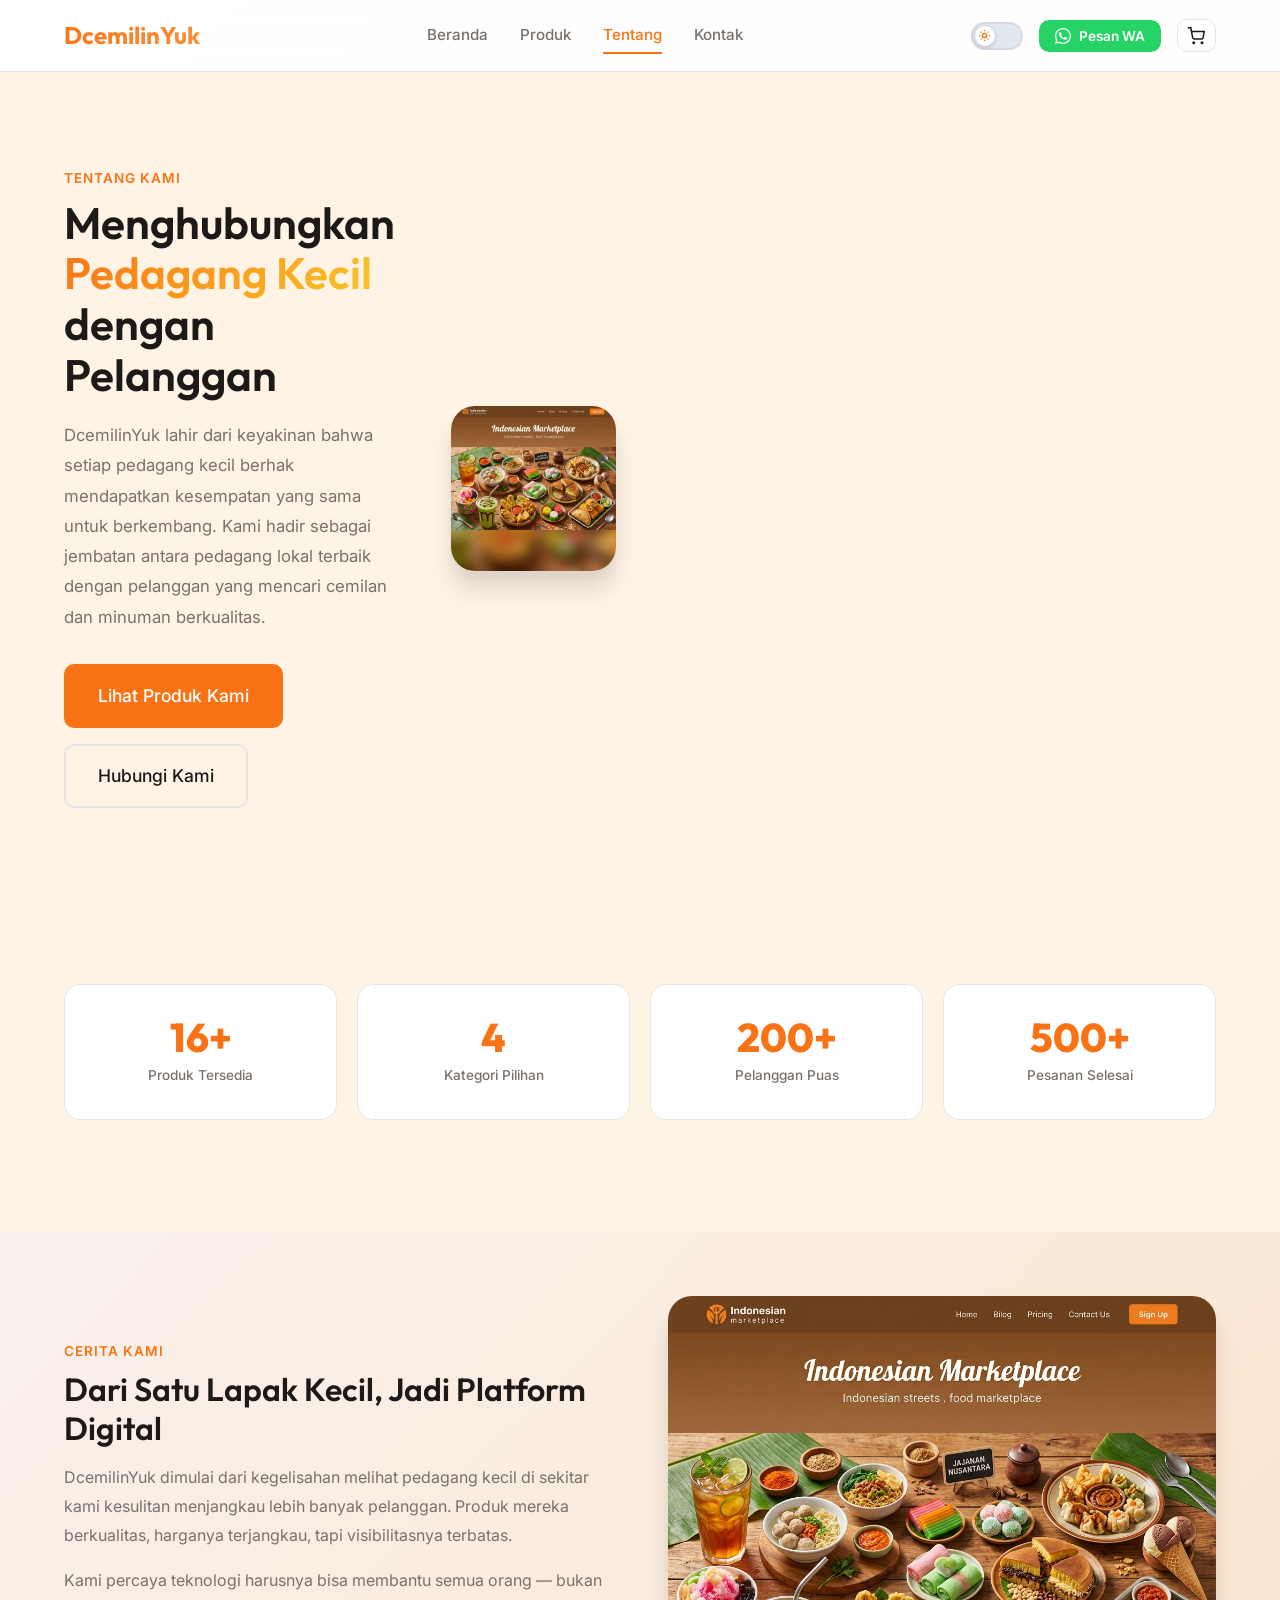
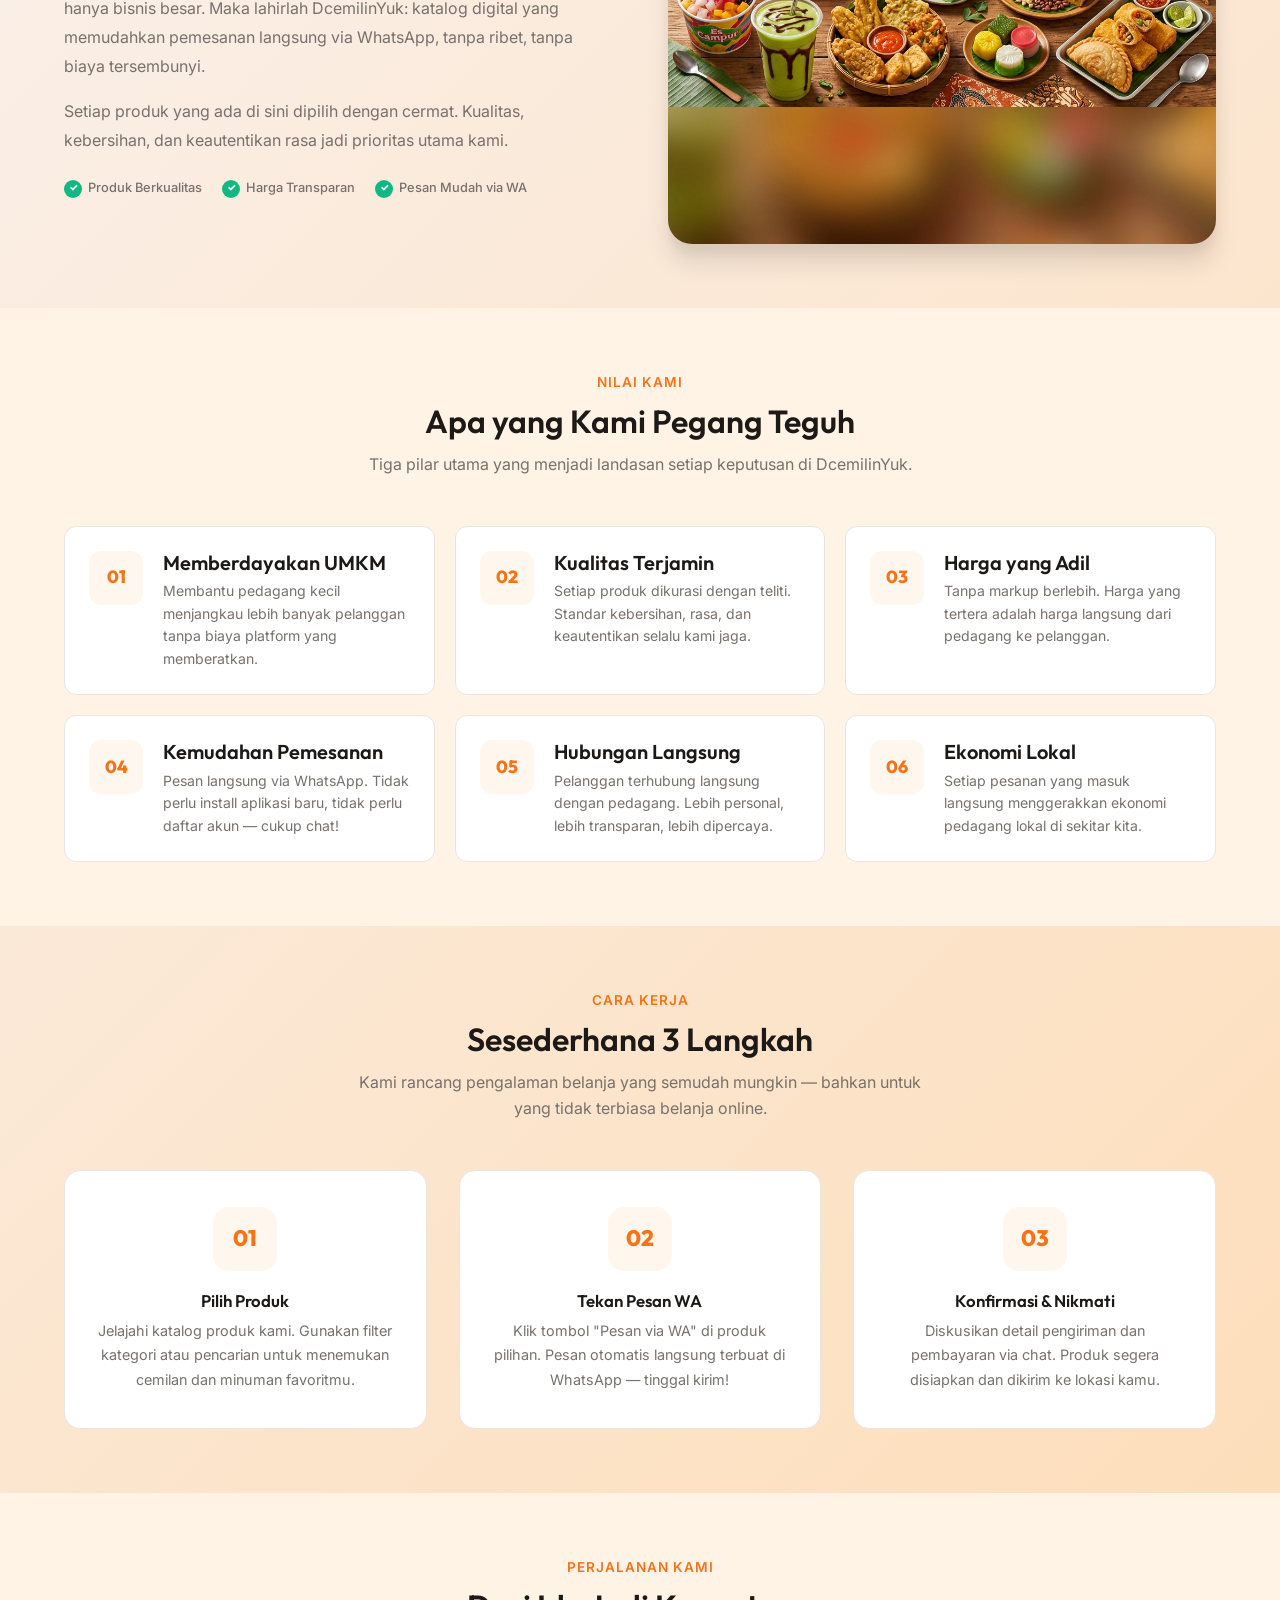
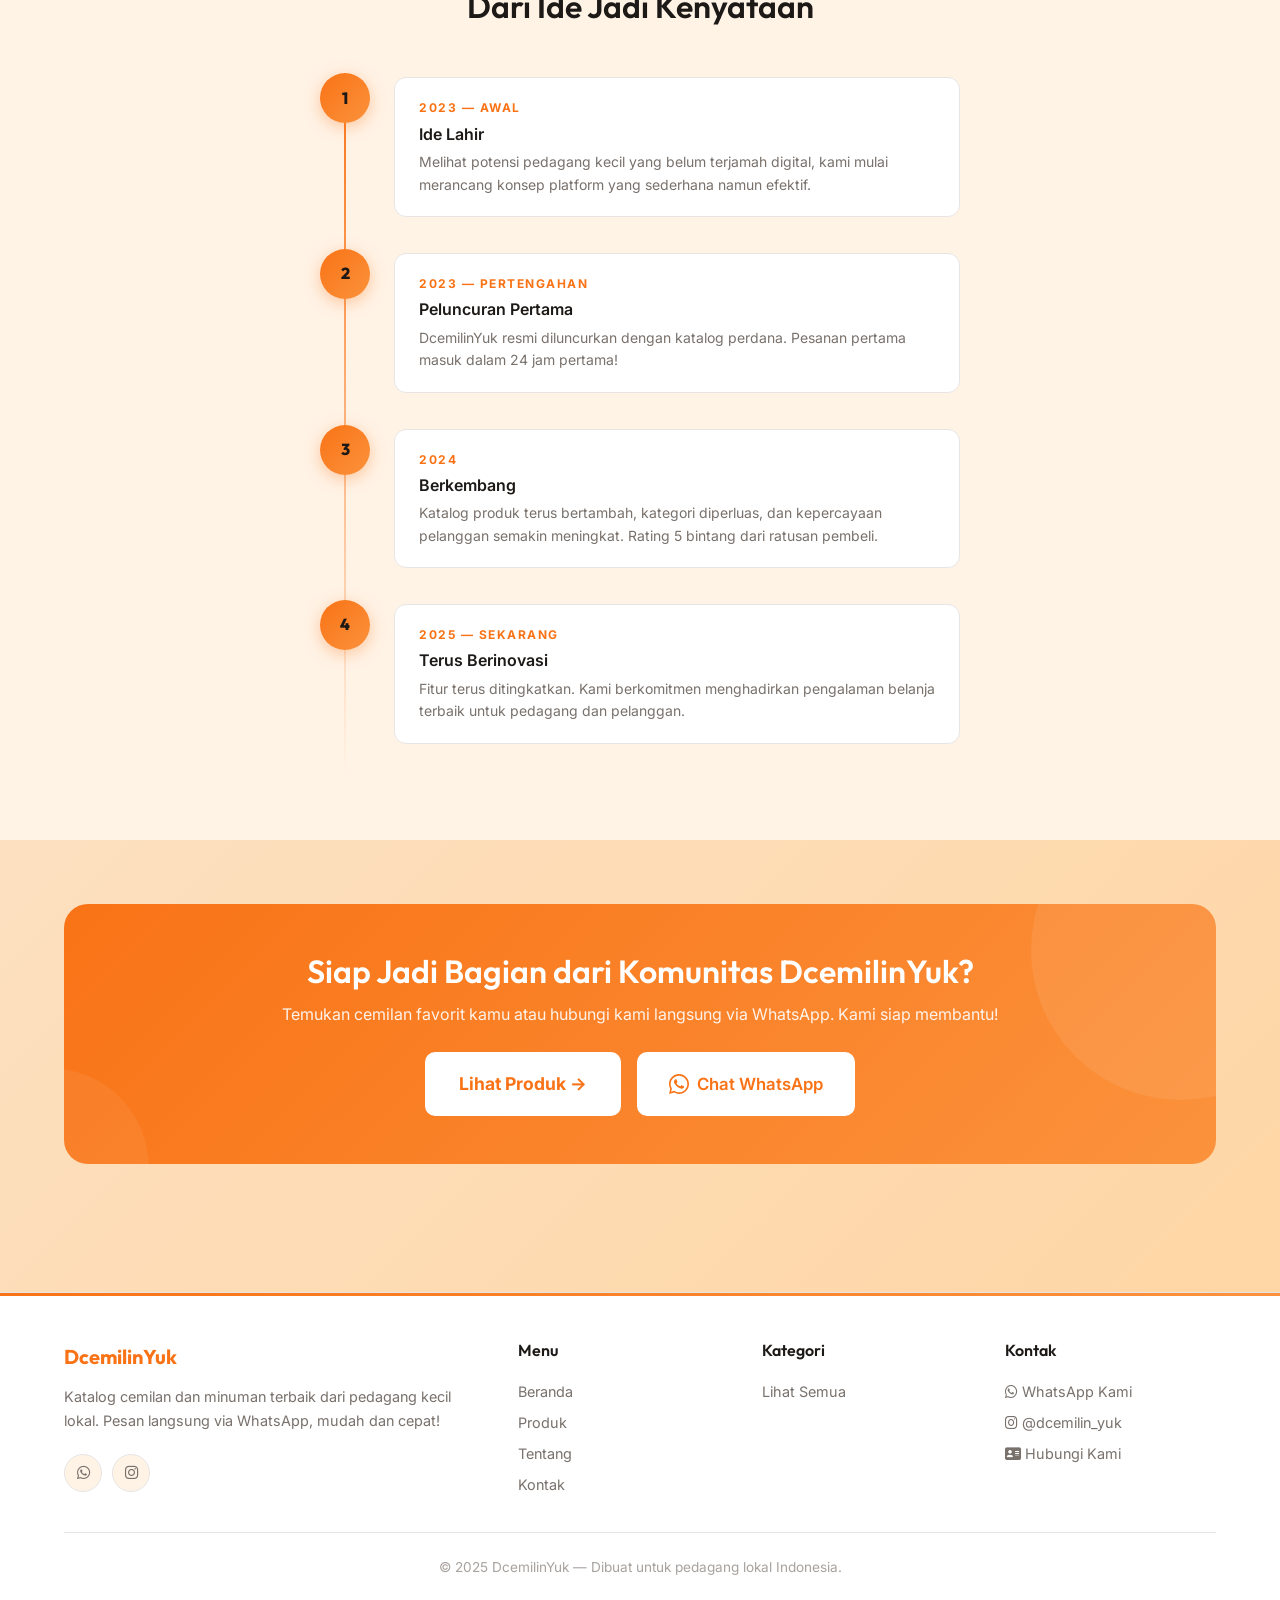
<file: src/About.html>
<!DOCTYPE html>
<html lang="id">
<head>
  <meta charset="UTF-8">
  <meta name="viewport" content="width=device-width, initial-scale=1.0">
  <meta name="description" content="Tentang DcemilinYuk - Platform jual beli cemilan dan minuman dari pedagang kecil lokal. Menghubungkan pedagang dengan pelanggan sejak 2023.">
  <title>Tentang Kami - DcemilinYuk</title>
  <link rel="stylesheet" href="css/style.css">
</head>
<body>
  <div id="navbar-container"></div>

  <!-- ── HERO ──────────────────────────────────── -->
  <section class="about-hero">
    <div class="container">
      <div class="about-hero-inner">
        <div class="about-hero-text reveal">
          <div class="section-subtitle">Tentang Kami</div>
          <h1>Menghubungkan <span class="highlight">Pedagang Kecil</span><br>dengan Pelanggan</h1>
          <p>DcemilinYuk lahir dari keyakinan bahwa setiap pedagang kecil berhak mendapatkan kesempatan yang sama untuk berkembang. Kami hadir sebagai jembatan antara pedagang lokal terbaik dengan pelanggan yang mencari cemilan dan minuman berkualitas.</p>
          <div class="about-hero-actions">
            <a href="Product.html" class="btn btn-primary btn-lg">Lihat Produk Kami</a>
            <a href="Contact.html" class="btn btn-outline btn-lg">Hubungi Kami</a>
          </div>
        </div>
        <div class="about-hero-img-wrap reveal">
          <img src="img/hero.png" alt="Tim DcemilinYuk" class="about-story-img">
          <div class="hero-blob" style="top:-30px;right:-30px;width:300px;height:300px;"></div>
        </div>
      </div>
    </div>
  </section>

  <!-- ── STATS ──────────────────────────────────── -->
  <section class="section" style="background: var(--bg-secondary);">
    <div class="container">
      <div class="about-stats">
        <div class="stat-card reveal reveal-delay-1">
          <div class="number">16+</div>
          <div class="label">Produk Tersedia</div>
        </div>
        <div class="stat-card reveal reveal-delay-2">
          <div class="number">4</div>
          <div class="label">Kategori Pilihan</div>
        </div>
        <div class="stat-card reveal reveal-delay-3">
          <div class="number">200+</div>
          <div class="label">Pelanggan Puas</div>
        </div>
        <div class="stat-card reveal reveal-delay-4">
          <div class="number">500+</div>
          <div class="label">Pesanan Selesai</div>
        </div>
      </div>
    </div>
  </section>

  <!-- ── CERITA ──────────────────────────────────── -->
  <section class="section">
    <div class="container">
      <div class="about-story">
        <div class="about-story-content reveal reveal-left">
          <div class="section-subtitle">Cerita Kami</div>
          <h2>Dari Satu Lapak Kecil, Jadi Platform Digital</h2>
          <p>DcemilinYuk dimulai dari kegelisahan melihat pedagang kecil di sekitar kami kesulitan menjangkau lebih banyak pelanggan. Produk mereka berkualitas, harganya terjangkau, tapi visibilitasnya terbatas.</p>
          <p>Kami percaya teknologi harusnya bisa membantu semua orang — bukan hanya bisnis besar. Maka lahirlah DcemilinYuk: katalog digital yang memudahkan pemesanan langsung via WhatsApp, tanpa ribet, tanpa biaya tersembunyi.</p>
          <p>Setiap produk yang ada di sini dipilih dengan cermat. Kualitas, kebersihan, dan keautentikan rasa jadi prioritas utama kami.</p>
          <div class="hero-trust" style="margin-top:1.5rem;">
            <div class="hero-trust-item"><span class="check">&#10003;</span> Produk Berkualitas</div>
            <div class="hero-trust-item"><span class="check">&#10003;</span> Harga Transparan</div>
            <div class="hero-trust-item"><span class="check">&#10003;</span> Pesan Mudah via WA</div>
          </div>
        </div>
        <div class="about-story-img-wrap reveal reveal-right" style="position:relative;">
          <img src="img/hero.png" alt="Cerita DcemilinYuk" class="about-story-img">
        </div>
      </div>
    </div>
  </section>

  <!-- ── VALUES ──────────────────────────────────── -->
  <section class="section" style="background: var(--bg-secondary);">
    <div class="container">
      <div class="section-header reveal">
        <div class="section-subtitle">Nilai Kami</div>
        <h2>Apa yang Kami Pegang Teguh</h2>
        <p>Tiga pilar utama yang menjadi landasan setiap keputusan di DcemilinYuk.</p>
      </div>
      <div style="display:grid;grid-template-columns:repeat(3,1fr);gap:1.25rem;" class="values-layout">
        <div class="value-card reveal reveal-delay-1">
          <div class="value-icon" style="font-family:var(--font-heading);font-weight:800;color:var(--primary);font-size:1.1rem;">01</div>
          <div class="value-content">
            <h4>Memberdayakan UMKM</h4>
            <p>Membantu pedagang kecil menjangkau lebih banyak pelanggan tanpa biaya platform yang memberatkan.</p>
          </div>
        </div>
        <div class="value-card reveal reveal-delay-2">
          <div class="value-icon" style="font-family:var(--font-heading);font-weight:800;color:var(--primary);font-size:1.1rem;">02</div>
          <div class="value-content">
            <h4>Kualitas Terjamin</h4>
            <p>Setiap produk dikurasi dengan teliti. Standar kebersihan, rasa, dan keautentikan selalu kami jaga.</p>
          </div>
        </div>
        <div class="value-card reveal reveal-delay-3">
          <div class="value-icon" style="font-family:var(--font-heading);font-weight:800;color:var(--primary);font-size:1.1rem;">03</div>
          <div class="value-content">
            <h4>Harga yang Adil</h4>
            <p>Tanpa markup berlebih. Harga yang tertera adalah harga langsung dari pedagang ke pelanggan.</p>
          </div>
        </div>
        <div class="value-card reveal reveal-delay-1">
          <div class="value-icon" style="font-family:var(--font-heading);font-weight:800;color:var(--primary);font-size:1.1rem;">04</div>
          <div class="value-content">
            <h4>Kemudahan Pemesanan</h4>
            <p>Pesan langsung via WhatsApp. Tidak perlu install aplikasi baru, tidak perlu daftar akun — cukup chat!</p>
          </div>
        </div>
        <div class="value-card reveal reveal-delay-2">
          <div class="value-icon" style="font-family:var(--font-heading);font-weight:800;color:var(--primary);font-size:1.1rem;">05</div>
          <div class="value-content">
            <h4>Hubungan Langsung</h4>
            <p>Pelanggan terhubung langsung dengan pedagang. Lebih personal, lebih transparan, lebih dipercaya.</p>
          </div>
        </div>
        <div class="value-card reveal reveal-delay-3">
          <div class="value-icon" style="font-family:var(--font-heading);font-weight:800;color:var(--primary);font-size:1.1rem;">06</div>
          <div class="value-content">
            <h4>Ekonomi Lokal</h4>
            <p>Setiap pesanan yang masuk langsung menggerakkan ekonomi pedagang lokal di sekitar kita.</p>
          </div>
        </div>
      </div>
    </div>
  </section>

  <!-- ── HOW WE WORK ──────────────────────────────── -->
  <section class="section">
    <div class="container">
      <div class="section-header reveal">
        <div class="section-subtitle">Cara Kerja</div>
        <h2>Sesederhana 3 Langkah</h2>
        <p>Kami rancang pengalaman belanja yang semudah mungkin — bahkan untuk yang tidak terbiasa belanja online.</p>
      </div>
      <div class="features-grid">
        <div class="feature-card reveal reveal-delay-1">
          <div class="feature-icon" style="font-family:var(--font-heading);font-weight:800;font-size:1.4rem;color:var(--primary);">01</div>
          <h4>Pilih Produk</h4>
          <p>Jelajahi katalog produk kami. Gunakan filter kategori atau pencarian untuk menemukan cemilan dan minuman favoritmu.</p>
        </div>
        <div class="feature-card reveal reveal-delay-2">
          <div class="feature-icon" style="font-family:var(--font-heading);font-weight:800;font-size:1.4rem;color:var(--primary);">02</div>
          <h4>Tekan Pesan WA</h4>
          <p>Klik tombol "Pesan via WA" di produk pilihan. Pesan otomatis langsung terbuat di WhatsApp — tinggal kirim!</p>
        </div>
        <div class="feature-card reveal reveal-delay-3">
          <div class="feature-icon" style="font-family:var(--font-heading);font-weight:800;font-size:1.4rem;color:var(--primary);">03</div>
          <h4>Konfirmasi &amp; Nikmati</h4>
          <p>Diskusikan detail pengiriman dan pembayaran via chat. Produk segera disiapkan dan dikirim ke lokasi kamu.</p>
        </div>
      </div>
    </div>
  </section>

  <!-- ── PERJALANAN ──────────────────────────────── -->
  <section class="section" style="background: var(--bg-secondary);">
    <div class="container">
      <div class="section-header reveal">
        <div class="section-subtitle">Perjalanan Kami</div>
        <h2>Dari Ide Jadi Kenyataan</h2>
      </div>
      <div style="max-width: 640px; margin: 0 auto;">
        <div class="timeline">
          <div class="timeline-item reveal reveal-delay-1">
            <div class="timeline-dot" style="font-family:var(--font-heading);font-weight:800;font-size:1rem;">1</div>
            <div class="timeline-content">
              <div class="timeline-year">2023 &mdash; Awal</div>
              <div class="timeline-title">Ide Lahir</div>
              <p class="timeline-desc">Melihat potensi pedagang kecil yang belum terjamah digital, kami mulai merancang konsep platform yang sederhana namun efektif.</p>
            </div>
          </div>
          <div class="timeline-item reveal reveal-delay-2">
            <div class="timeline-dot" style="font-family:var(--font-heading);font-weight:800;font-size:1rem;">2</div>
            <div class="timeline-content">
              <div class="timeline-year">2023 &mdash; Pertengahan</div>
              <div class="timeline-title">Peluncuran Pertama</div>
              <p class="timeline-desc">DcemilinYuk resmi diluncurkan dengan katalog perdana. Pesanan pertama masuk dalam 24 jam pertama!</p>
            </div>
          </div>
          <div class="timeline-item reveal reveal-delay-3">
            <div class="timeline-dot" style="font-family:var(--font-heading);font-weight:800;font-size:1rem;">3</div>
            <div class="timeline-content">
              <div class="timeline-year">2024</div>
              <div class="timeline-title">Berkembang</div>
              <p class="timeline-desc">Katalog produk terus bertambah, kategori diperluas, dan kepercayaan pelanggan semakin meningkat. Rating 5 bintang dari ratusan pembeli.</p>
            </div>
          </div>
          <div class="timeline-item reveal reveal-delay-4">
            <div class="timeline-dot" style="font-family:var(--font-heading);font-weight:800;font-size:1rem;">4</div>
            <div class="timeline-content">
              <div class="timeline-year">2025 &mdash; Sekarang</div>
              <div class="timeline-title">Terus Berinovasi</div>
              <p class="timeline-desc">Fitur terus ditingkatkan. Kami berkomitmen menghadirkan pengalaman belanja terbaik untuk pedagang dan pelanggan.</p>
            </div>
          </div>
        </div>
      </div>
    </div>
  </section>

  <!-- ── CTA ──────────────────────────────────────── -->
  <section class="section">
    <div class="container">
      <div class="cta-banner reveal reveal-scale">
        <h2>Siap Jadi Bagian dari Komunitas DcemilinYuk?</h2>
        <p>Temukan cemilan favorit kamu atau hubungi kami langsung via WhatsApp. Kami siap membantu!</p>
        <div style="display:flex;gap:1rem;justify-content:center;flex-wrap:wrap;position:relative;z-index:1;">
          <a href="Product.html" class="btn btn-lg" style="background:#fff;color:var(--primary);font-weight:700;">Lihat Produk &rarr;</a>
          <button class="btn btn-lg btn-wa" onclick="openWhatsAppGeneral()">
            <svg width="20" height="20" viewBox="0 0 24 24" fill="currentColor"><path d="M17.472 14.382c-.297-.149-1.758-.867-2.03-.967-.273-.099-.471-.148-.67.15-.197.297-.767.966-.94 1.164-.173.199-.347.223-.644.075-.297-.15-1.255-.463-2.39-1.475-.883-.788-1.48-1.761-1.653-2.059-.173-.297-.018-.458.13-.606.134-.133.298-.347.446-.52.149-.174.198-.298.298-.497.099-.198.05-.371-.025-.52-.075-.149-.669-1.612-.916-2.207-.242-.579-.487-.5-.669-.51-.173-.008-.371-.01-.57-.01-.198 0-.52.074-.792.372-.272.297-1.04 1.016-1.04 2.479 0 1.462 1.065 2.875 1.213 3.074.149.198 2.096 3.2 5.077 4.487.709.306 1.262.489 1.694.625.712.227 1.36.195 1.871.118.571-.085 1.758-.719 2.006-1.413.248-.694.248-1.289.173-1.413-.074-.124-.272-.198-.57-.347z"/><path d="M12 0C5.373 0 0 5.373 0 12c0 2.123.558 4.116 1.535 5.845L.057 23.997l6.305-1.654A11.954 11.954 0 0012 24c6.627 0 12-5.373 12-12S18.627 0 12 0zm0 22c-1.956 0-3.783-.574-5.318-1.562l-.38-.23-3.742.981.998-3.648-.248-.396A9.962 9.962 0 012 12C2 6.477 6.477 2 12 2s10 4.477 10 10-4.477 10-10 10z"/></svg>
            Chat WhatsApp
          </button>
        </div>
      </div>
    </div>
  </section>

  <div id="footer-container"></div>

  <script src="js/config.js"></script>
  <script src="js/app.js"></script>

  <style>
    .about-hero { padding: 6rem 0 4rem; margin-top: var(--navbar-height); position: relative; overflow: hidden; }
    .about-hero-inner { display: grid; grid-template-columns: 1fr 1fr; gap: 3.5rem; align-items: center; }
    .about-hero-text h1 { font-size: 2.75rem; margin-bottom: 1.25rem; line-height: 1.15; }
    .about-hero-text h1 .highlight {
      background: linear-gradient(135deg, #F97316 0%, #FBBF24 50%, #F97316 100%);
      background-size: 200% auto;
      -webkit-background-clip: text;
      -webkit-text-fill-color: transparent;
      background-clip: text;
      animation: gradientText 3s ease infinite;
    }
    .about-hero-text p { color: var(--text-secondary); font-size: 1.05rem; line-height: 1.8; margin-bottom: 2rem; }
    .about-hero-actions { display: flex; gap: 1rem; flex-wrap: wrap; }
    .about-hero-img-wrap { position: relative; }
    .about-stats { display: grid; grid-template-columns: repeat(4, 1fr); gap: 1.25rem; }
    .stat-card { text-align: center; padding: 2rem 1.25rem; background: var(--surface); border: 1px solid var(--border); border-radius: var(--radius-lg); }
    .stat-card .number { font-family: var(--font-heading); font-size: 2.5rem; font-weight: 800; color: var(--primary); line-height: 1; }
    .stat-card .label { font-size: 0.85rem; color: var(--text-secondary); margin-top: 8px; font-weight: 500; }
    .values-layout { }
    @media (max-width: 768px) {
      .values-layout { grid-template-columns: 1fr !important; }
      .about-hero-inner { grid-template-columns: 1fr; gap: 2rem; }
      .about-hero-text h1 { font-size: 2rem; }
      .about-stats { grid-template-columns: repeat(2, 1fr); }
    }
    @media (max-width: 480px) {
      .about-hero-actions { flex-direction: column; }
      .about-hero-actions .btn { width: 100%; justify-content: center; }
    }
  </style>
</body>
</html>
</file>
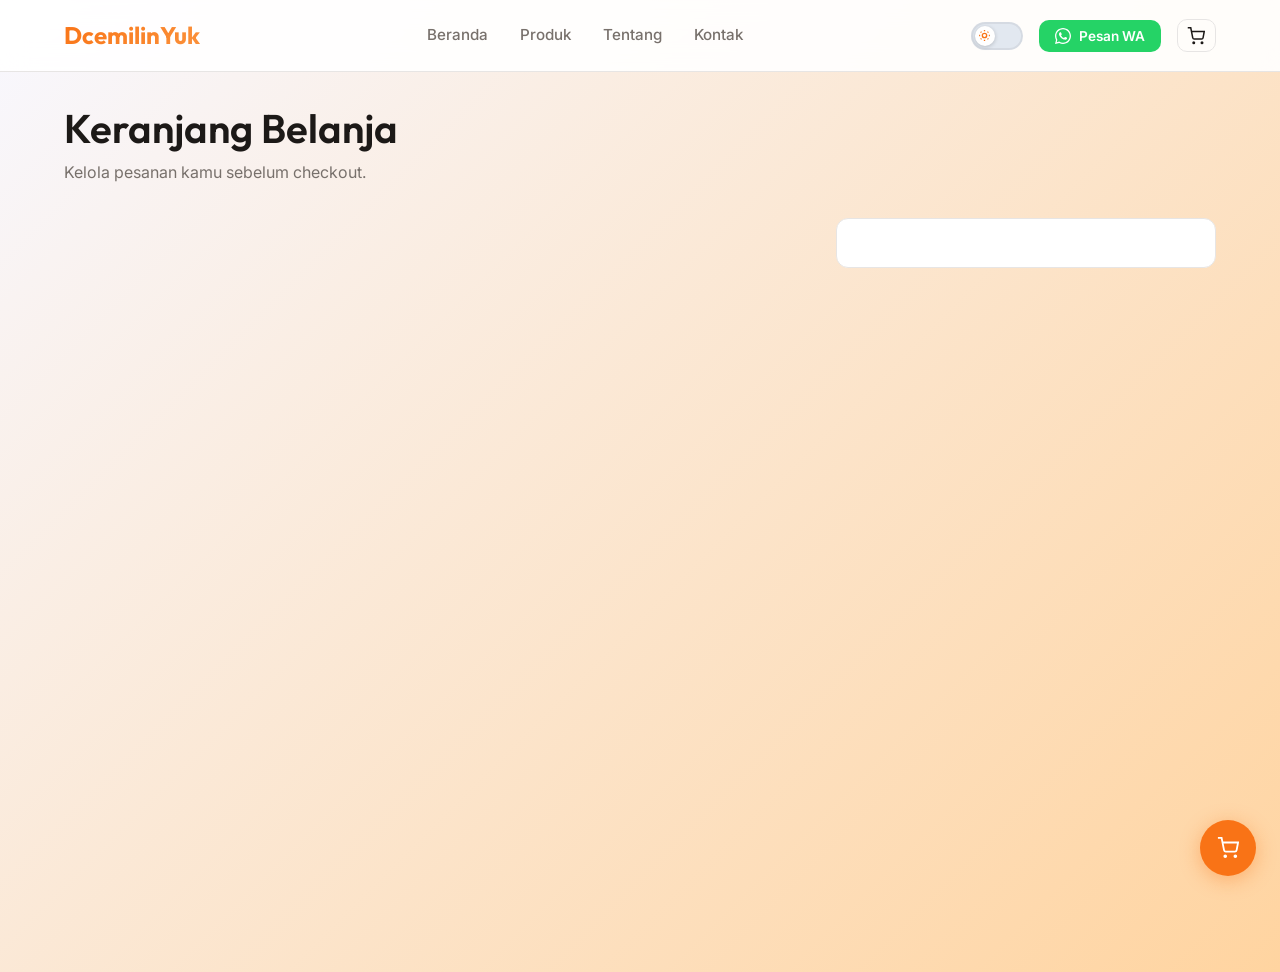
<file: src/Cart.html>
<!DOCTYPE html>
<html lang="id">
<head>
  <meta charset="UTF-8">
  <meta name="viewport" content="width=device-width, initial-scale=1.0">
  <meta name="description" content="Keranjang belanja DcemilinYuk.">
  <title>Keranjang - DcemilinYuk</title>
  <link rel="stylesheet" href="css/style.css">
</head>
<body>
  <div id="navbar-container"></div>

  <div class="cart-content">
    <div class="container">
      <h1 style="margin-bottom:0.5rem;">Keranjang Belanja </h1>
      <p style="color:var(--text-secondary);">Kelola pesanan kamu sebelum checkout.</p>

      <div id="empty-cart" class="empty-cart" style="display:none;">
        <div style="font-size:4rem;margin-bottom:1rem;"> </div>
        <h3>Keranjang Kosong</h3>
        <p>Belum ada produk di keranjang kamu. Yuk mulai belanja!</p>
        <a href="Product.html" class="btn btn-primary" style="margin-top:1rem;">Lihat Produk</a>
      </div>

      <div class="cart-layout" id="cart-section">
        <div class="cart-items" id="cart-items-container"></div>
        <div class="cart-summary" id="cart-summary-container"></div>
      </div>
    </div>
  </div>

  <div id="footer-container"></div>

  <script src="js/config.js"></script>
  <script src="js/app.js"></script>
  <script src="js/products.js"></script>
  <script src="js/cart.js"></script>
  <script>
    document.addEventListener('DOMContentLoaded', () => { renderCartPage(); });
  </script>
</body>
</html>
</file>
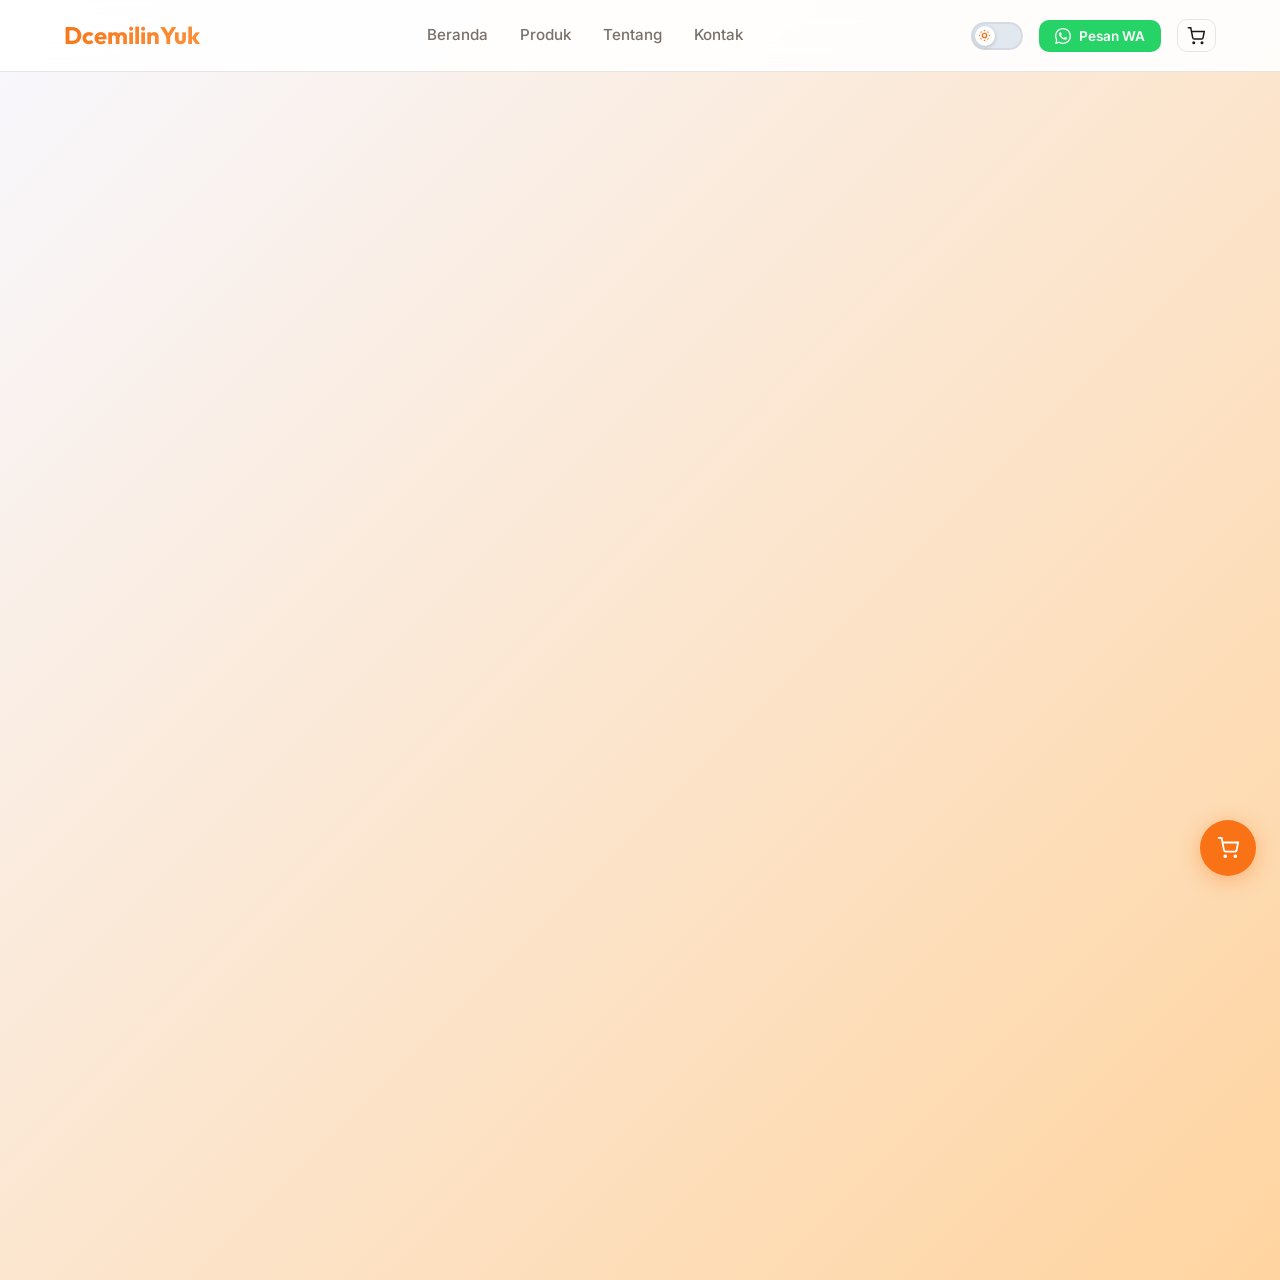
<file: src/Checkout.html>
<!DOCTYPE html>
<html lang="id">
<head>
  <meta charset="UTF-8">
  <meta name="viewport" content="width=device-width, initial-scale=1.0">
  <meta name="description" content="Checkout pesanan DcemilinYuk.">
  <title>Checkout - DcemilinYuk</title>
  <link rel="stylesheet" href="css/style.css">
</head>
<body>
  <div id="navbar-container"></div>

  <div class="cart-content">
    <div class="container">
      <h1 style="margin-bottom:0.5rem;" class="reveal">Checkout</h1>
      <p style="color:var(--text-secondary);margin-bottom:2rem;" class="reveal reveal-delay-1">Lengkapi informasi pengiriman dan pembayaran.</p>

      <div class="checkout-layout">
        <div>
          <!-- Shipping Info -->
          <div class="checkout-section reveal reveal-delay-2">
            <h3>Informasi Pengiriman</h3>
            <form id="checkout-form" onsubmit="handleCheckout(event)">
              <div class="form-group">
                <label class="form-label">Nama Penerima</label>
                <input type="text" name="recipient" class="form-input" placeholder="Nama lengkap penerima" required>
              </div>
              <div class="form-group">
                <label class="form-label">No. Telepon</label>
                <input type="tel" name="phone" class="form-input" placeholder="08xx-xxxx-xxxx" required>
              </div>
              <div class="form-group">
                <label class="form-label">Alamat Lengkap</label>
                <textarea name="address" class="form-input" placeholder="Jl. Contoh No. 123, RT/RW, Kelurahan, Kecamatan" required></textarea>
              </div>
              <div class="form-group">
                <label class="form-label">Catatan (opsional)</label>
                <input type="text" name="notes" class="form-input" placeholder="Catatan tambahan untuk kurir">
              </div>
            </form>
          </div>

          <!-- Payment Method -->
          <div class="checkout-section reveal reveal-delay-3">
            <h3>Metode Pembayaran</h3>
            <div class="payment-options">
              <label class="payment-option selected" onclick="selectPayment(this)">
                <input type="radio" name="payment" value="cod" checked> <span>Cash on Delivery (COD)</span>
              </label>
              <label class="payment-option" onclick="selectPayment(this)">
                <input type="radio" name="payment" value="transfer"> <span>Transfer Bank</span>
              </label>
              <label class="payment-option" onclick="selectPayment(this)">
                <input type="radio" name="payment" value="ewallet"> <span>E-Wallet (GoPay, OVO, DANA)</span>
              </label>
            </div>
          </div>

          <button type="submit" class="btn btn-primary btn-lg btn-block reveal reveal-delay-4" onclick="handleCheckout(event)">Buat Pesanan</button>
        </div>

        <!-- Order Summary -->
        <div class="cart-summary reveal reveal-right reveal-delay-2" id="checkout-summary"></div>
      </div>
    </div>
  </div>

  <!-- Success Modal -->
  <div class="modal-overlay" id="success-modal">
    <div class="modal">
      <div class="modal-body" style="text-align:center;padding:3rem;">
        <div style="font-size:4rem;margin-bottom:1rem;"></div>
        <h2>Pesanan Berhasil!</h2>
        <p style="color:var(--text-secondary);margin:1rem 0;">Terima kasih telah berbelanja di DcemilinYuk. Pesananmu sedang diproses!</p>
        <p style="font-size:0.9rem;color:var(--text-muted);margin-bottom:2rem;">ID Pesanan: <strong id="order-id">-</strong></p>
        <a href="index.html" class="btn btn-primary">Kembali ke Beranda</a>
      </div>
    </div>
  </div>

  <div id="footer-container"></div>

  <script src="js/config.js"></script>
  <script src="js/app.js"></script>
  <script src="js/products.js"></script>
  <script src="js/cart.js"></script>
  <script>
    function selectPayment(el) {
      document.querySelectorAll('.payment-option').forEach(o => o.classList.remove('selected'));
      el.classList.add('selected');
    }

    function handleCheckout(e) {
      e.preventDefault();
      const cart = getCart();
      if (cart.length === 0) { showToast('Keranjang kosong!', 'warning'); return; }

      const form = document.getElementById('checkout-form');
      const recipient = form.querySelector('[name="recipient"]').value;
      const phone = form.querySelector('[name="phone"]').value;
      const address = form.querySelector('[name="address"]').value;

      if (!recipient || !phone || !address) { showToast('Lengkapi informasi pengiriman!', 'warning'); return; }

      const orderId = 'ORD-' + generateId().toUpperCase();
      document.getElementById('order-id').textContent = orderId;
      clearCart();
      document.getElementById('success-modal').classList.add('active');
    }

    document.addEventListener('DOMContentLoaded', () => {
      renderCheckoutSummary();
    });
  </script>
</body>
</html>
</file>
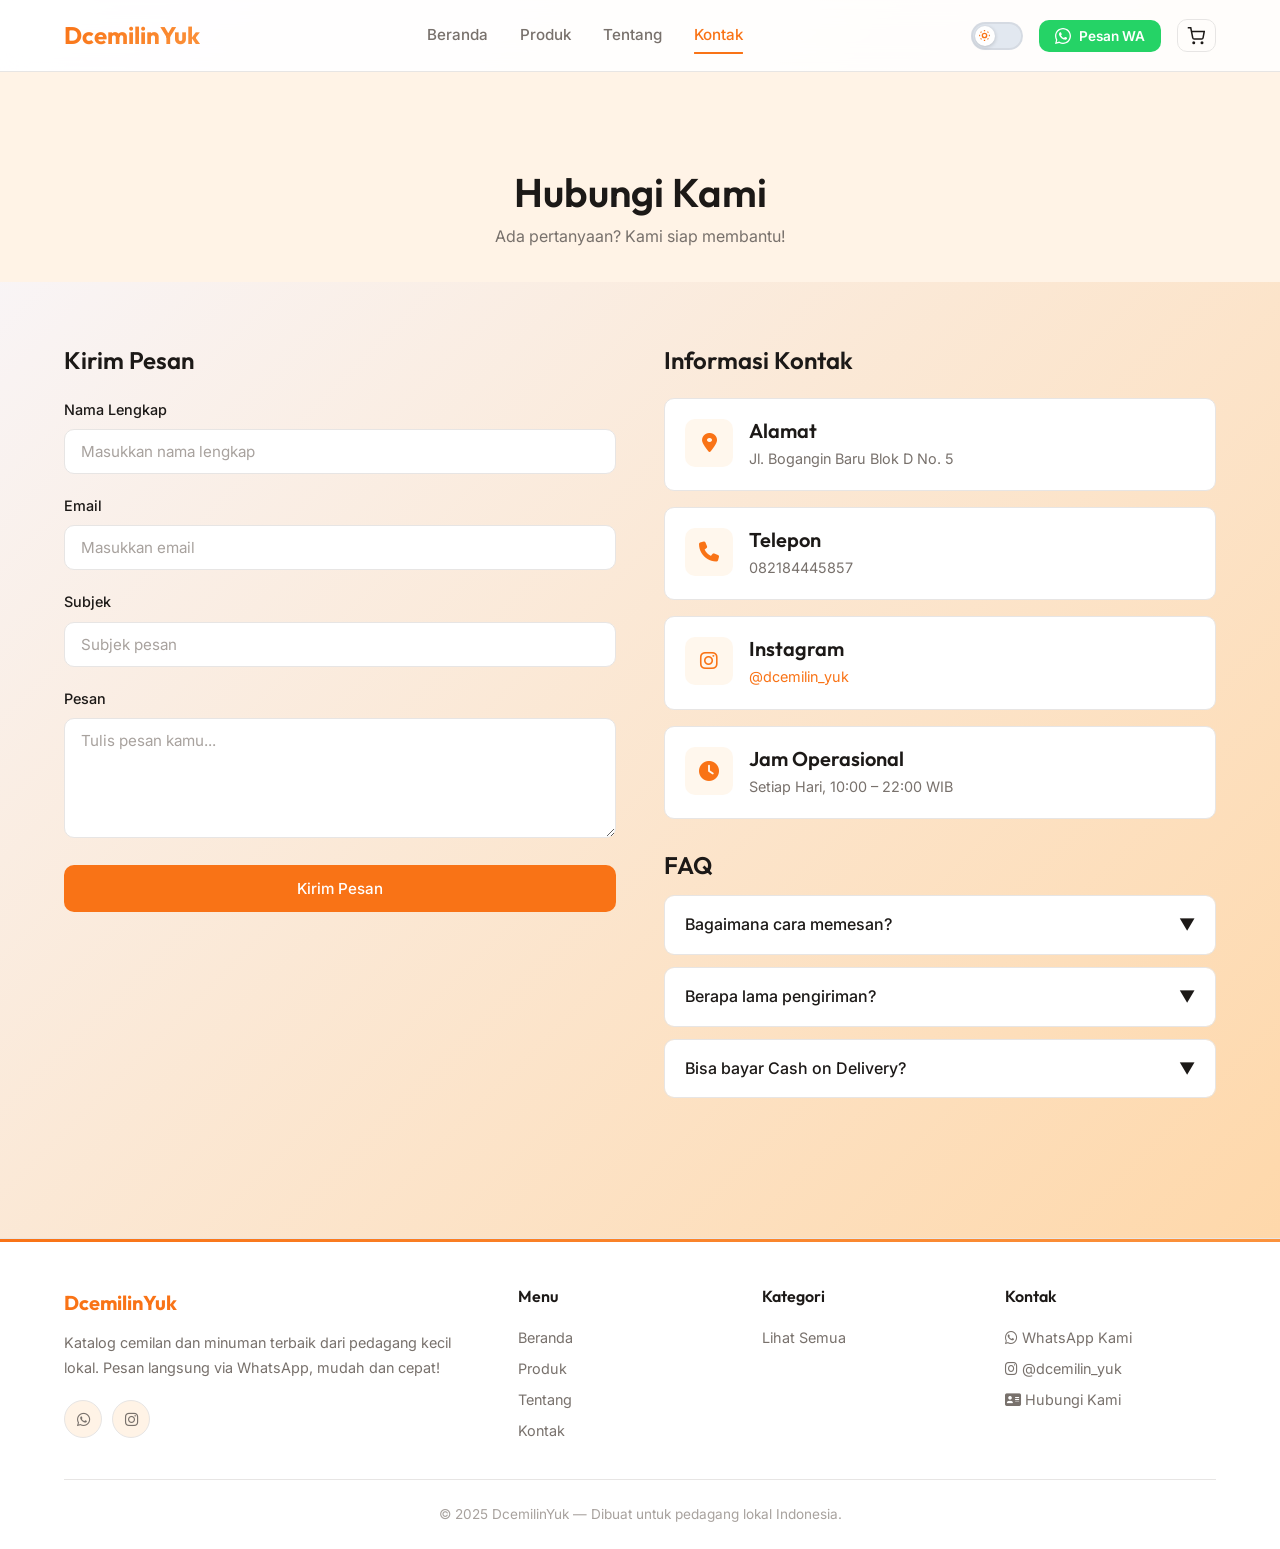
<file: src/Contact.html>
<!DOCTYPE html>
<html lang="id">
<head>
  <meta charset="UTF-8">
  <meta name="viewport" content="width=device-width, initial-scale=1.0">
  <meta name="description" content="Hubungi DcemilinYuk - Kami siap membantu Anda.">
  <title>Kontak - DcemilinYuk</title>
  <link rel="stylesheet" href="css/style.css">
</head>
<body>
  <div id="navbar-container"></div>

  <div class="page-header">
    <div class="container">
      <h1>Hubungi Kami</h1>
      <p>Ada pertanyaan? Kami siap membantu!</p>
    </div>
  </div>

  <section class="section">
    <div class="container">
      <div class="contact-layout">
        <!-- Contact Form -->
        <div>
          <h3 style="margin-bottom:1.5rem;">Kirim Pesan</h3>
          <form id="contact-form" onsubmit="handleContact(event)">
            <div class="form-group">
              <label class="form-label">Nama Lengkap</label>
              <input type="text" name="name" class="form-input" placeholder="Masukkan nama lengkap" required>
            </div>
            <div class="form-group">
              <label class="form-label">Email</label>
              <input type="email" name="email" class="form-input" placeholder="Masukkan email" required>
            </div>
            <div class="form-group">
              <label class="form-label">Subjek</label>
              <input type="text" name="subject" class="form-input" placeholder="Subjek pesan" required>
            </div>
            <div class="form-group">
              <label class="form-label">Pesan</label>
              <textarea name="message" class="form-input" placeholder="Tulis pesan kamu..." required></textarea>
            </div>
            <button type="submit" class="btn btn-primary btn-block">Kirim Pesan</button>
          </form>
        </div>

        <!-- Contact Info -->
        <div>
          <h3 style="margin-bottom:1.5rem;">Informasi Kontak</h3>
          <div class="contact-info-card">
            <div class="contact-icon"><i class="fa-solid fa-location-dot"></i></div>
            <div><h4 style="margin-bottom:4px;">Alamat</h4><p style="color:var(--text-secondary);font-size:0.9rem;">Jl. Bogangin Baru Blok D No. 5</p></div>
          </div>
          <div class="contact-info-card">
            <div class="contact-icon"><i class="fa-solid fa-phone"></i></div>
            <div><h4 style="margin-bottom:4px;">Telepon</h4><p style="color:var(--text-secondary);font-size:0.9rem;">082184445857</p></div>
          </div>
          <div class="contact-info-card">
            <div class="contact-icon"><i class="fa-brands fa-instagram"></i></div>
            <div><h4 style="margin-bottom:4px;">Instagram</h4><p style="color:var(--text-secondary);font-size:0.9rem;"><a href="https://instagram.com/dcemilin_yuk" target="_blank" style="color:var(--primary);">@dcemilin_yuk</a></p></div>
          </div>
          <div class="contact-info-card">
            <div class="contact-icon"><i class="fa-solid fa-clock"></i></div>
            <div><h4 style="margin-bottom:4px;">Jam Operasional</h4><p style="color:var(--text-secondary);font-size:0.9rem;">Setiap Hari, 10:00 – 22:00 WIB</p></div>
          </div>

          <h3 style="margin:2rem 0 1rem;">FAQ</h3>
          <div class="faq-item" onclick="this.classList.toggle('active')">
            <div class="faq-question"><span>Bagaimana cara memesan?</span><span class="faq-arrow">▼</span></div>
            <div class="faq-answer"><p>Pilih produk yang kamu inginkan, tambahkan ke keranjang, lalu lanjutkan ke checkout. Isi alamat pengiriman dan pilih metode pembayaran.</p></div>
          </div>
          <div class="faq-item" onclick="this.classList.toggle('active')">
            <div class="faq-question"><span>Berapa lama pengiriman?</span><span class="faq-arrow">▼</span></div>
            <div class="faq-answer"><p>Pengiriman biasanya memakan waktu 1-3 hari kerja tergantung lokasi kamu.</p></div>
          </div>
          <div class="faq-item" onclick="this.classList.toggle('active')">
            <div class="faq-question"><span>Bisa bayar Cash on Delivery?</span><span class="faq-arrow">▼</span></div>
            <div class="faq-answer"><p>Ya! Kami menyediakan opsi COD untuk area tertentu.</p></div>
          </div>
        </div>
      </div>
    </div>
  </section>

  <div id="footer-container"></div>
  <script src="js/config.js"></script>
  <script src="js/app.js"></script>
  <script>
    function handleContact(e) {
      e.preventDefault();
      const name    = e.target.querySelector('[name="name"]').value.trim();
      const email   = e.target.querySelector('[name="email"]').value.trim();
      const subject = e.target.querySelector('[name="subject"]').value.trim();
      const message = e.target.querySelector('[name="message"]').value.trim();

      const waNumber = (typeof CONFIG !== 'undefined') ? CONFIG.WA_NUMBER : '6282184445857';
      const text = `Halo, saya *${name}* (${email})%0A%0A*Subjek:* ${subject}%0A%0A*Pesan:*%0A${message}`;
      window.open(`https://wa.me/${waNumber}?text=${text}`, '_blank');
      showToast('Membuka WhatsApp...', 'success');
      e.target.reset();
    }
  </script>
</body>
</html>
</file>
<file: src/css/style.css>
@import url('variables.css');
@import url('components.css');
@import url('pages.css');
</file>
